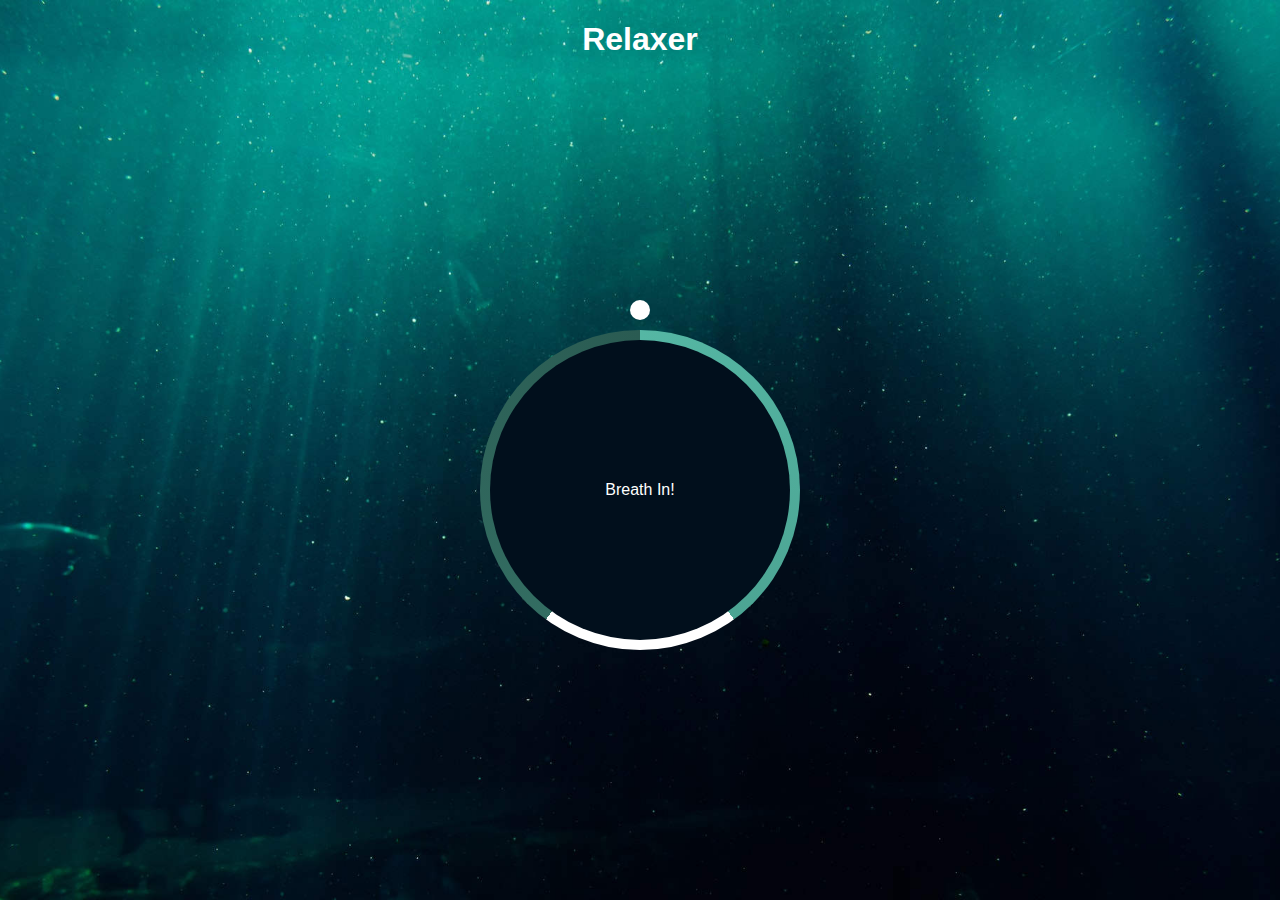
<file: Breathe and relax app/index.html>
<!DOCTYPE html>
<html lang="en">
  <head>
    <meta charset="UTF-8" />
    <meta name="viewport" content="width=device-width, initial-scale=1.0" />
    <link rel="stylesheet" href="estilos.css" />
    <title>Relaxer</title>
  </head>
  <body>

    <h1>Relaxer</h1>

    <div class="container">
      <div class="circle"></div>

      <p id="text"></p>

      <div class="pointer-container">
        <div class="pointer"></div>
      </div>

      <div class="gradient-circle"></div>
    </div>

    <script src="main.js"></script>
  </body>
</html>
</file>
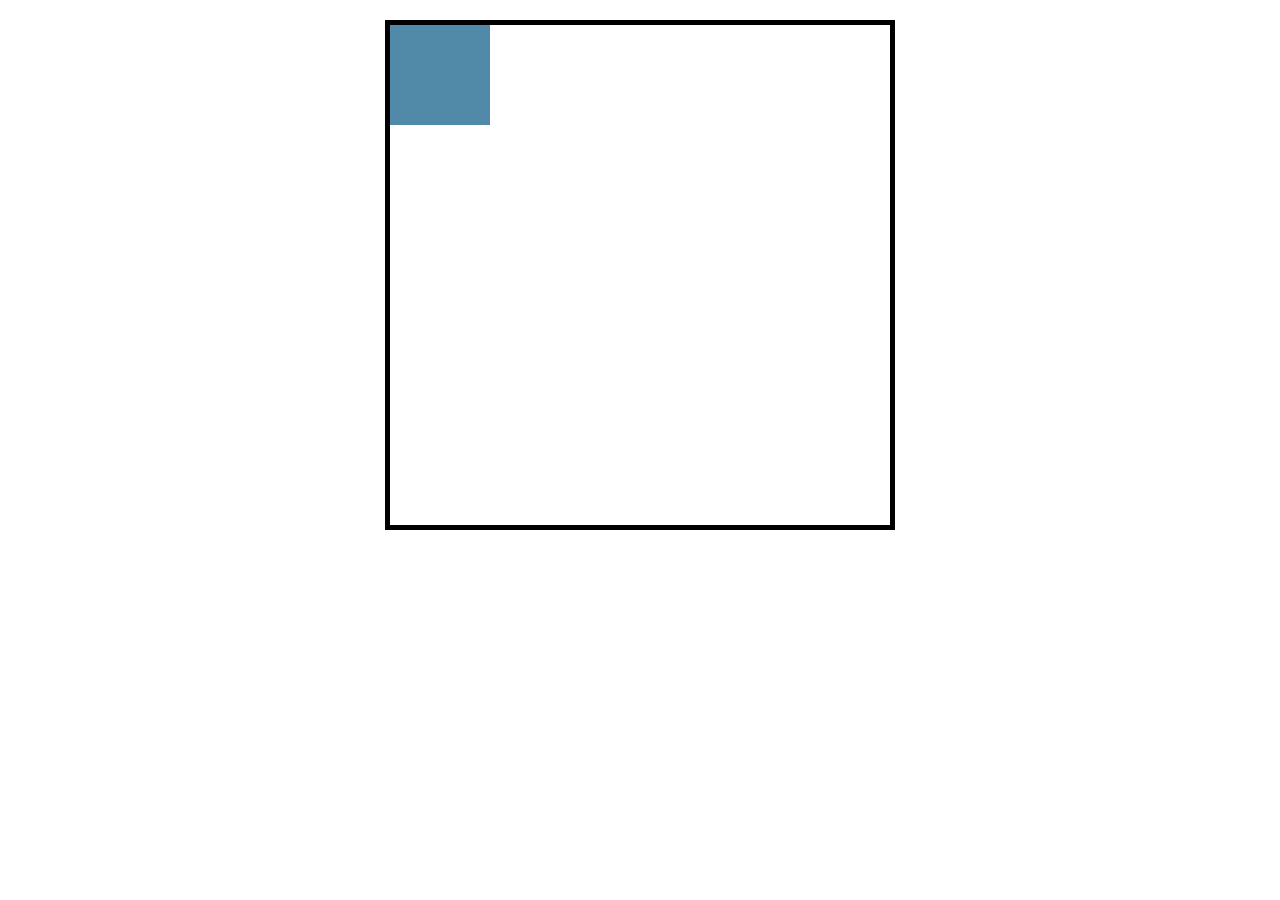
<file: CSS position tutorial/index.html>
<!DOCTYPE html>
<html lang="en">
<head>
  <meta charset="UTF-8">
  <meta name="viewport" content="width=device-width, initial-scale=1.0">
  <link rel="stylesheet" href="./estilos.css">
  <title>Position tutorial</title>
</head>
<body>
<div class="box">
  <div class="item1"></div>
  <div class="item2"></div>
</div>
</body>
</html>
</file>
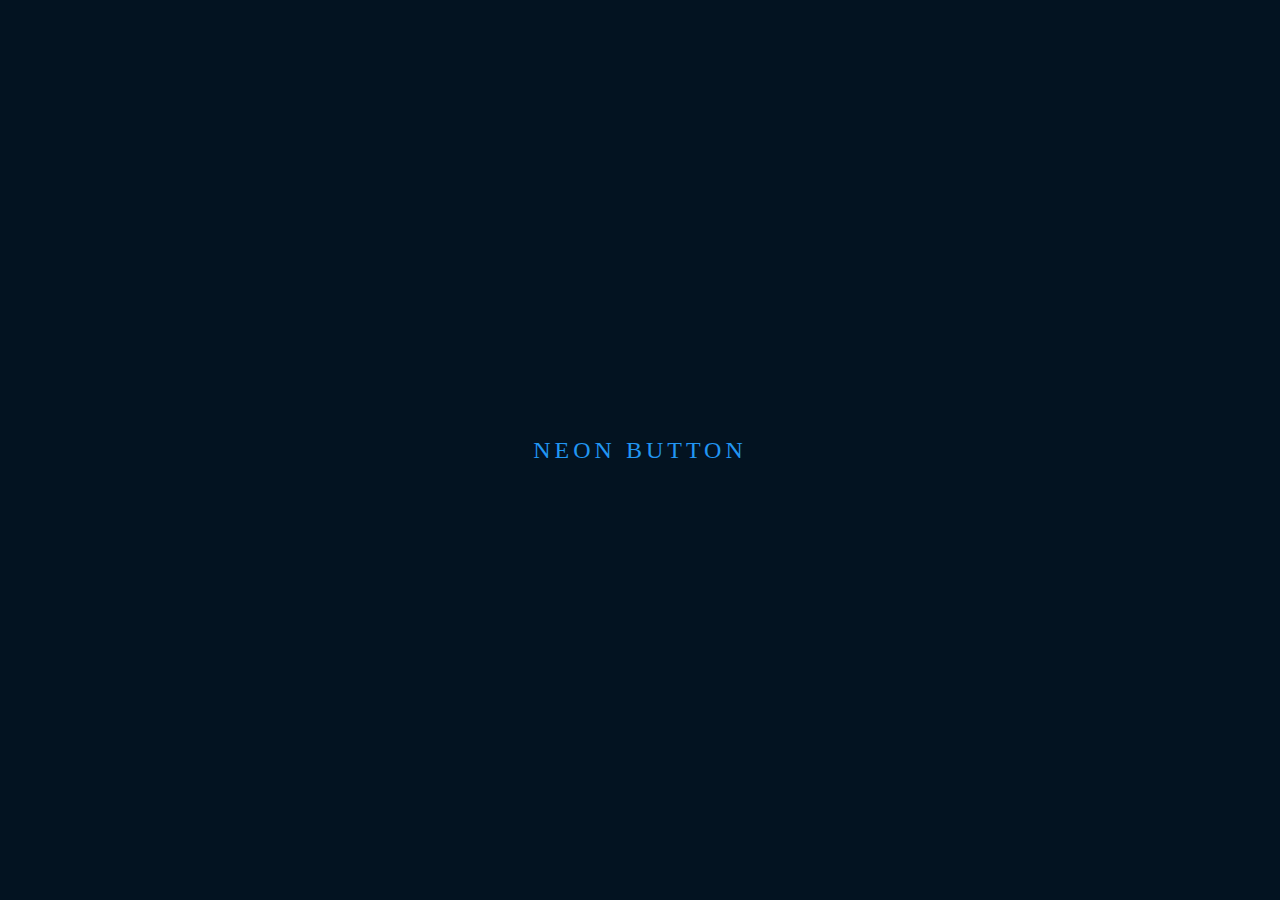
<file: Css snake border/index.html>
<!DOCTYPE html>
<html lang="en">
<head>
  <meta charset="UTF-8">
  <meta name="viewport" content="width=device-width, initial-scale=1.0">
  <link rel="stylesheet" href="estilos.css">
  <title>Snake Border</title>
</head>
<body>
  <a href="#">
    <span></span>
    <span></span>
    <span></span>
    <span></span>
    Neon Button
  </a>
</body>
</html>
</file>
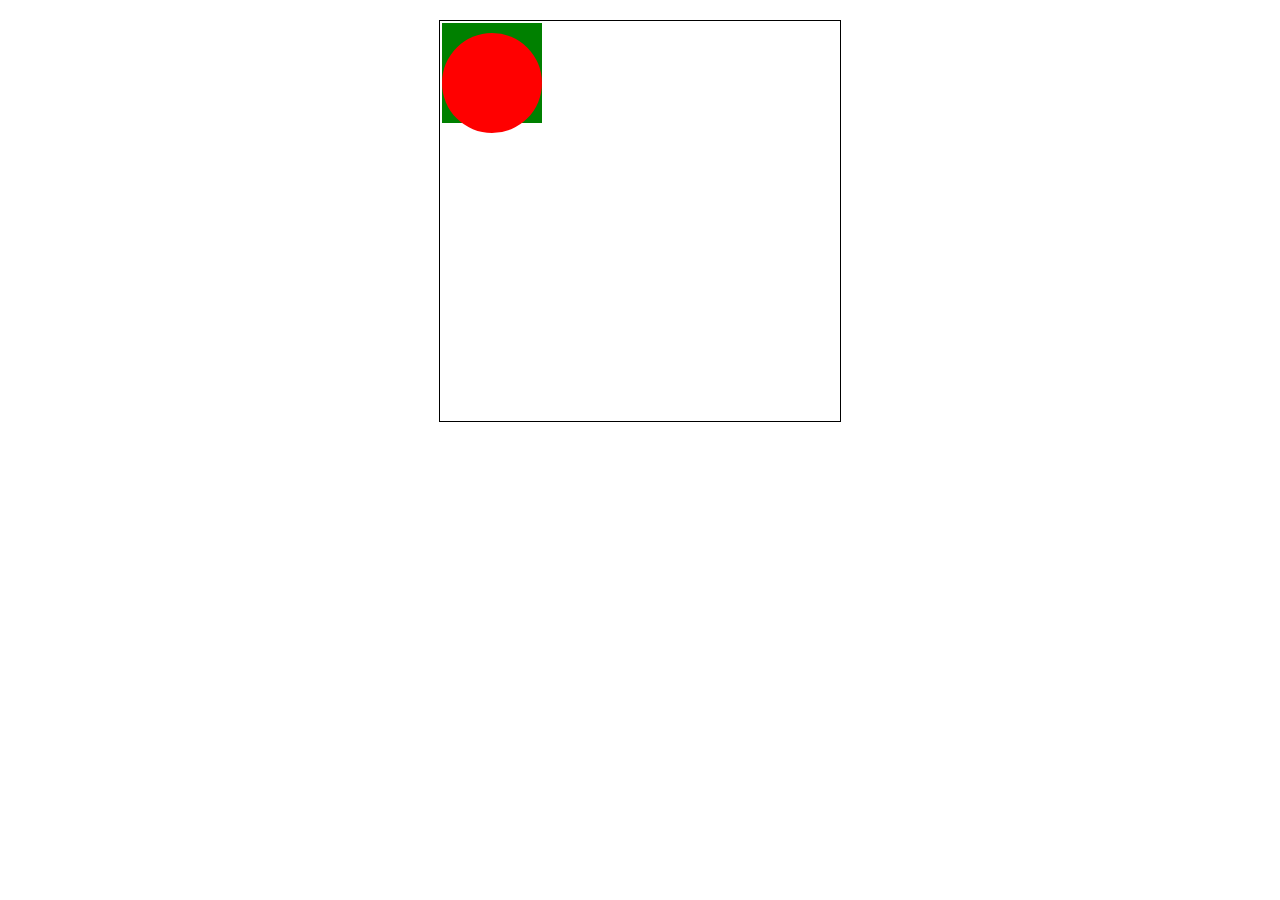
<file: documentos de prueba/index.html>
<!DOCTYPE html>
<html lang="en">
<head>
  <meta charset="UTF-8">
  <meta name="viewport" content="width=device-width, initial-scale=1.0">
  <title>Prueba de posicionamiento</title>
</head>
<style>
  .container {
    width: 400px;
    height: 400px;
    border: 1px solid black;
    margin: 20px auto;
    position: relative;
  }

  .box1, .box2, .box3 {
    width: 100px;
    height: 100px;
        margin: 2px;
  }

  .box1 {
    background-color: red;
    position: absolute;
    top: 10px;
    z-index: 1;
    border-radius: 50%;
  }

  .box2 {
    background-color: blue;
    position: relative;
    top: 0;
  }

  .box3 {
    background-color: green; 
    position: absolute;
    top: 0;
  }
</style>
<body>
  <div class="container">
    <div class="box1"></div>
    <div class="box2"></div>
    <div class="box3"></div>
  </div>
</body>
</html>
</file>
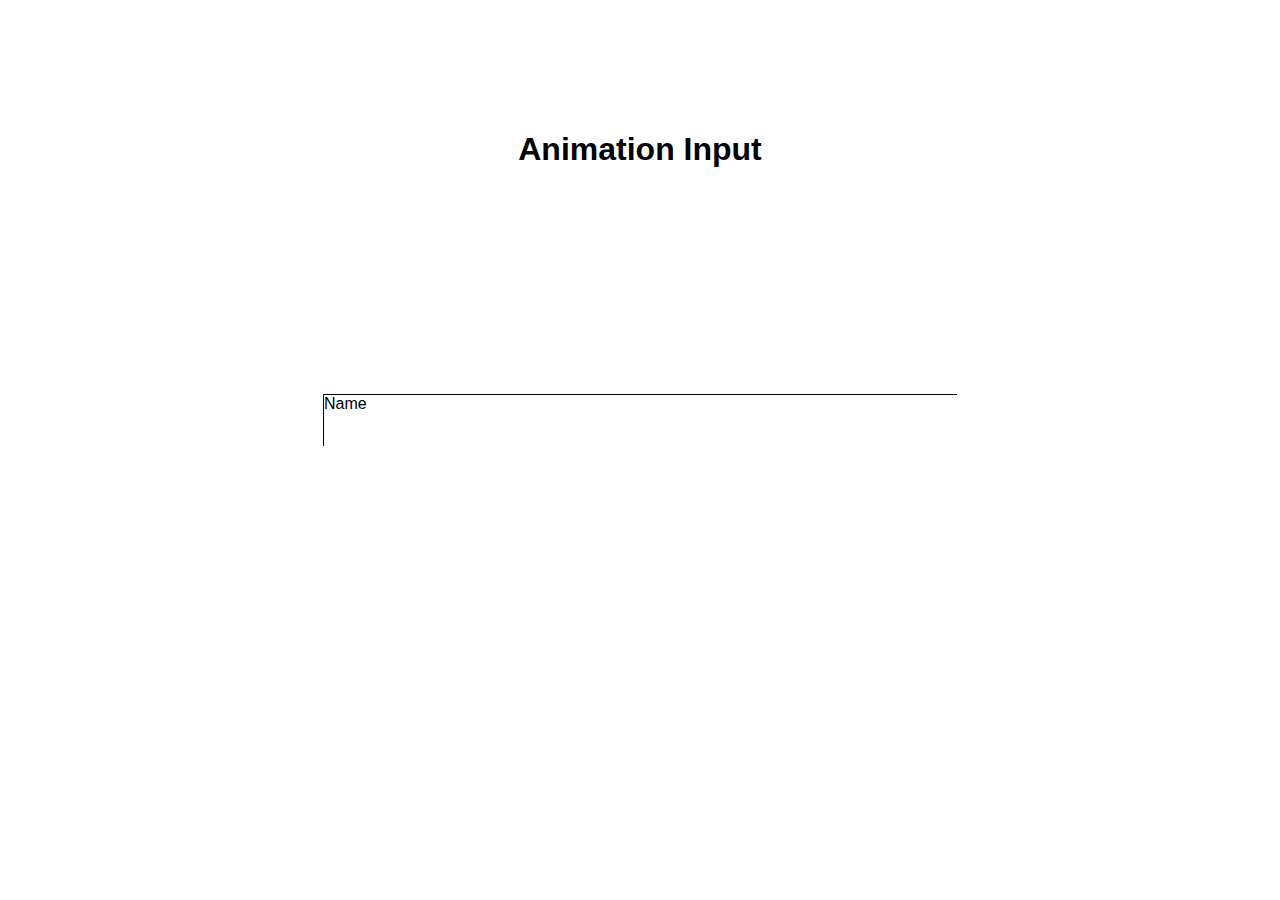
<file: Input Animations with HTML and CSS/index.html>
<!DOCTYPE html>
<html lang="en">
<head>
  <meta charset="UTF-8">
  <meta name="viewport" content="width=device-width, initial-scale=1.0">
  <link rel="stylesheet" href="./estilos.css">
  <title>Input Animations</title>
</head>
<body>
  <h1>Animation Input</h1>

  <div class="form">
    <input type="text" name="name" required autocomplete="off">
    <label for="name" class="label-name">
      <span class="content-name">Name</span>
    </label>
  </div>
</body>
</html>
</file>
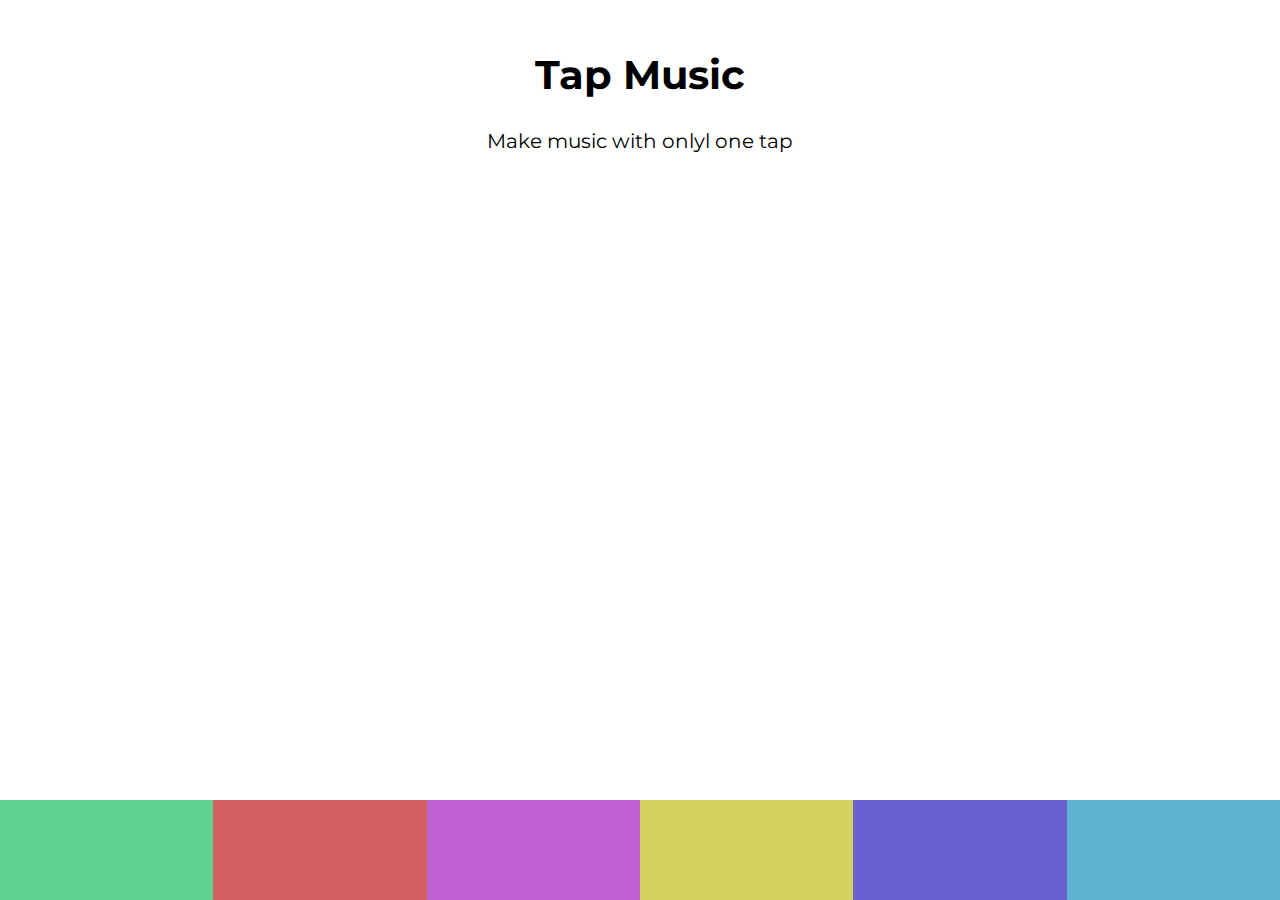
<file: music app js/index.html>
<!DOCTYPE html>
<html lang="en">
<head>
  <meta charset="UTF-8">
  <meta name="viewport" content="width=device-width, initial-scale=1.0">
  <link href="https://fonts.googleapis.com/css2?family=Montserrat&display=swap" rel="stylesheet">
  <link rel="stylesheet" href="./style.css">
  <title>Tap Music</title>
</head>
<body>
  <div class="app">
    <header>
      <h1>Tap Music</h1>
      <p>Make music with onlyl one tap</p>
    </header>
    <div class="visual"></div>
    <div class="pads">
      <div class="pad1">
        <audio class="sound" src="./sounds/bubbles.mp3"></audio>
      </div>
      <div class="pad2">
        <audio class="sound" src="./sounds/clay.mp3"></audio>
      </div>
      <div class="pad3">
        <audio class="sound" src="./sounds/confetti.mp3"></audio>
      </div>
      <div class="pad4">
        <audio class="sound" src="./sounds/glimmer.mp3"></audio>
      </div>
      <div class="pad5">
        <audio class="sound" src="./sounds/moon.mp3"></audio>
      </div>
      <div class="pad6">
        <audio class="sound" src="./sounds/ufo.mp3"></audio>
      </div>
    </div>
  </div>

  <script src="index.js"></script>
</body>
</html>
</file>
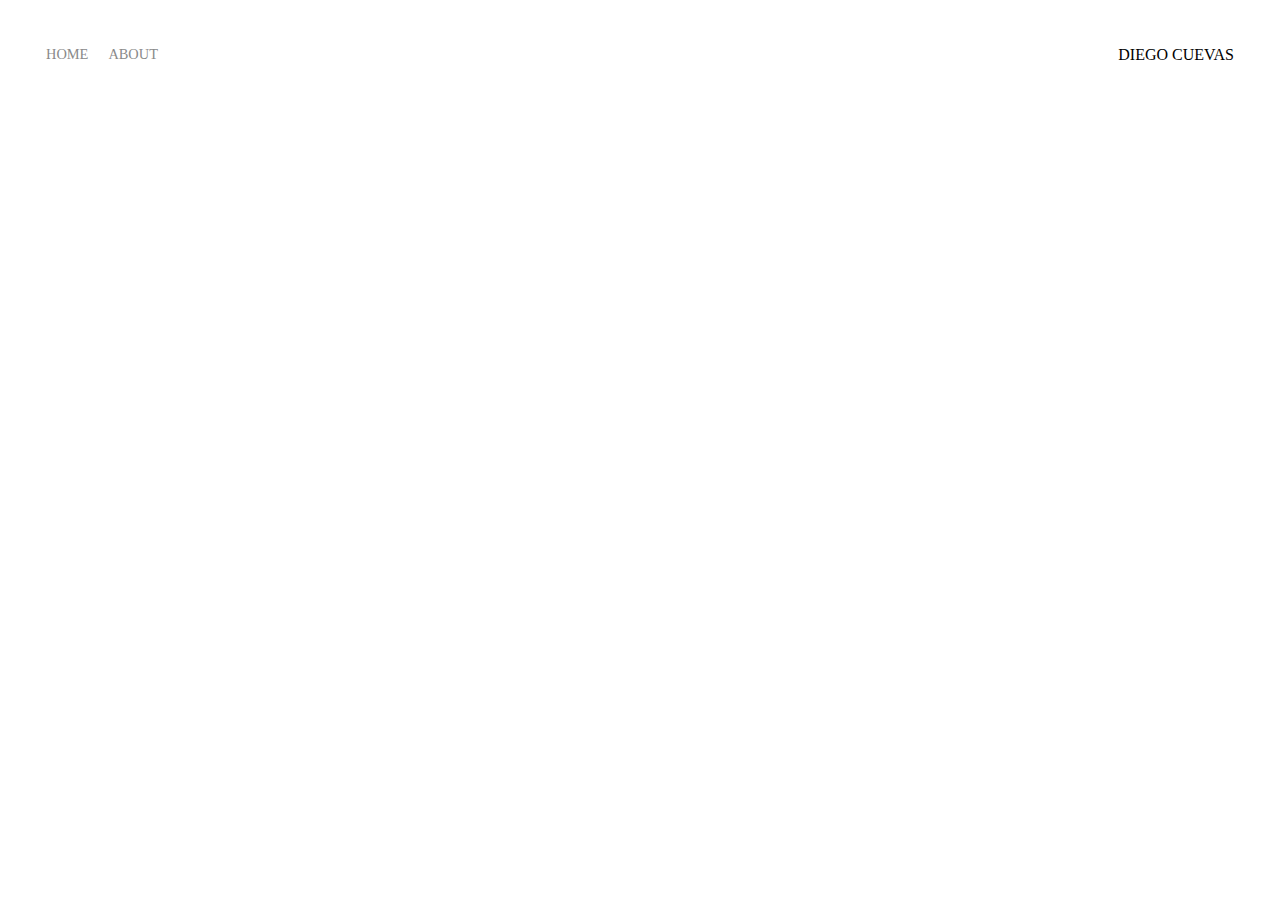
<file: Professional Web Site/index.html>
<!DOCTYPE html>
  <html lang="en">

  <head>
    <meta charset="UTF-8" />
    <meta name="viewport" content="width=device-width, initial-scale=1.0" />
    <title>Document</title>
    <link rel="stylesheet" href="estilos.css" />
  </head>

  <body>
    <div class="container">
      <div class="nav-wrapper">
        <div class="left-side">
          <div class="nav-link-wrapper">
            <a href="index.html">Home</a>
          </div>
          <div class="nav-link-wrapper">
            <a href="about.html">About</a>
          </div>
        </div>
        <div class="right-side">
          <div class="brand">
            <div>DIEGO CUEVAS</div>
          </div>
        </div>
      </div>
    </div>
  </body>

  </html>
</file>
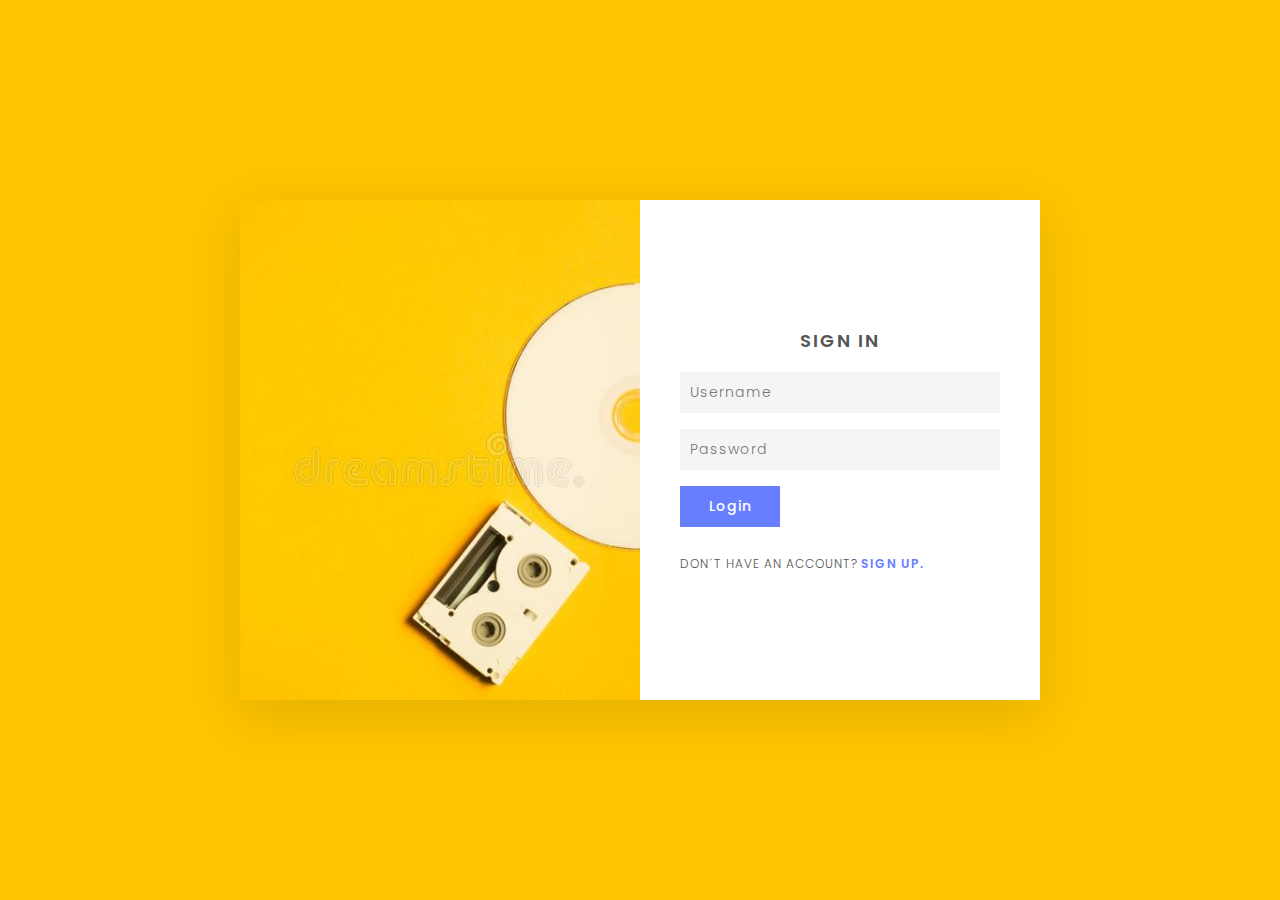
<file: Responsive Login and registration form/index.html>
<!DOCTYPE html>
<html lang="en">
  <head>
    <meta charset="UTF-8" />
    <meta name="viewport" content="width=device-width, initial-scale=1.0" />
    <link rel="stylesheet" href="estilos.css" />
    <title>Sign in & Sign Up Form | Vanilla Javascript</title>
  </head>
  <body>
    <section>
      <div class="container">
        <div class="user singinBx">
          <div class="imgBx">
            <img src="cassete-amarillo.jpg" alt="" />
          </div>
          <div class="formBx">
            <form action="">
              <h2>Sign In</h2>
              <input type="text" name="" placeholder="Username" />
              <input type="password" name="" placeholder="Password" />
              <input type="submit" name="" value="Login" />
              <p class="signup">
                Don´t have an account?
                <a href="#" onclick="toggleForm()">Sign Up.</a>
              </p>
            </form>
          </div>
        </div>
        <div class="user singupBx">
          <div class="formBx">
            <form action="">
              <h2>Create an account</h2>
              <input type="text" name="" placeholder="Username" />
              <input type="email" name="" placeholder="Email Address" />
              <input type="password" name="" placeholder="Create password" />
              <input type="password" name="" placeholder="Confirm password" />
              <input type="submit" name="" value="Sign Up" />
              <p class="signup">
                Already have an account?
                <a href="#" onclick="toggleForm()">Sign in.</a>
              </p>
            </form>
          </div>
          <div class="imgBx">
            <img src="cassette-rojo.jpg" alt="" />
          </div>
        </div>
      </div>
    </section>
    <script type="text/javascript">
      function toggleForm(){
        var container = document.querySelector('.container')
        container.classList.toggle('active')
      }
    </script>
  </body>
</html>
</file>
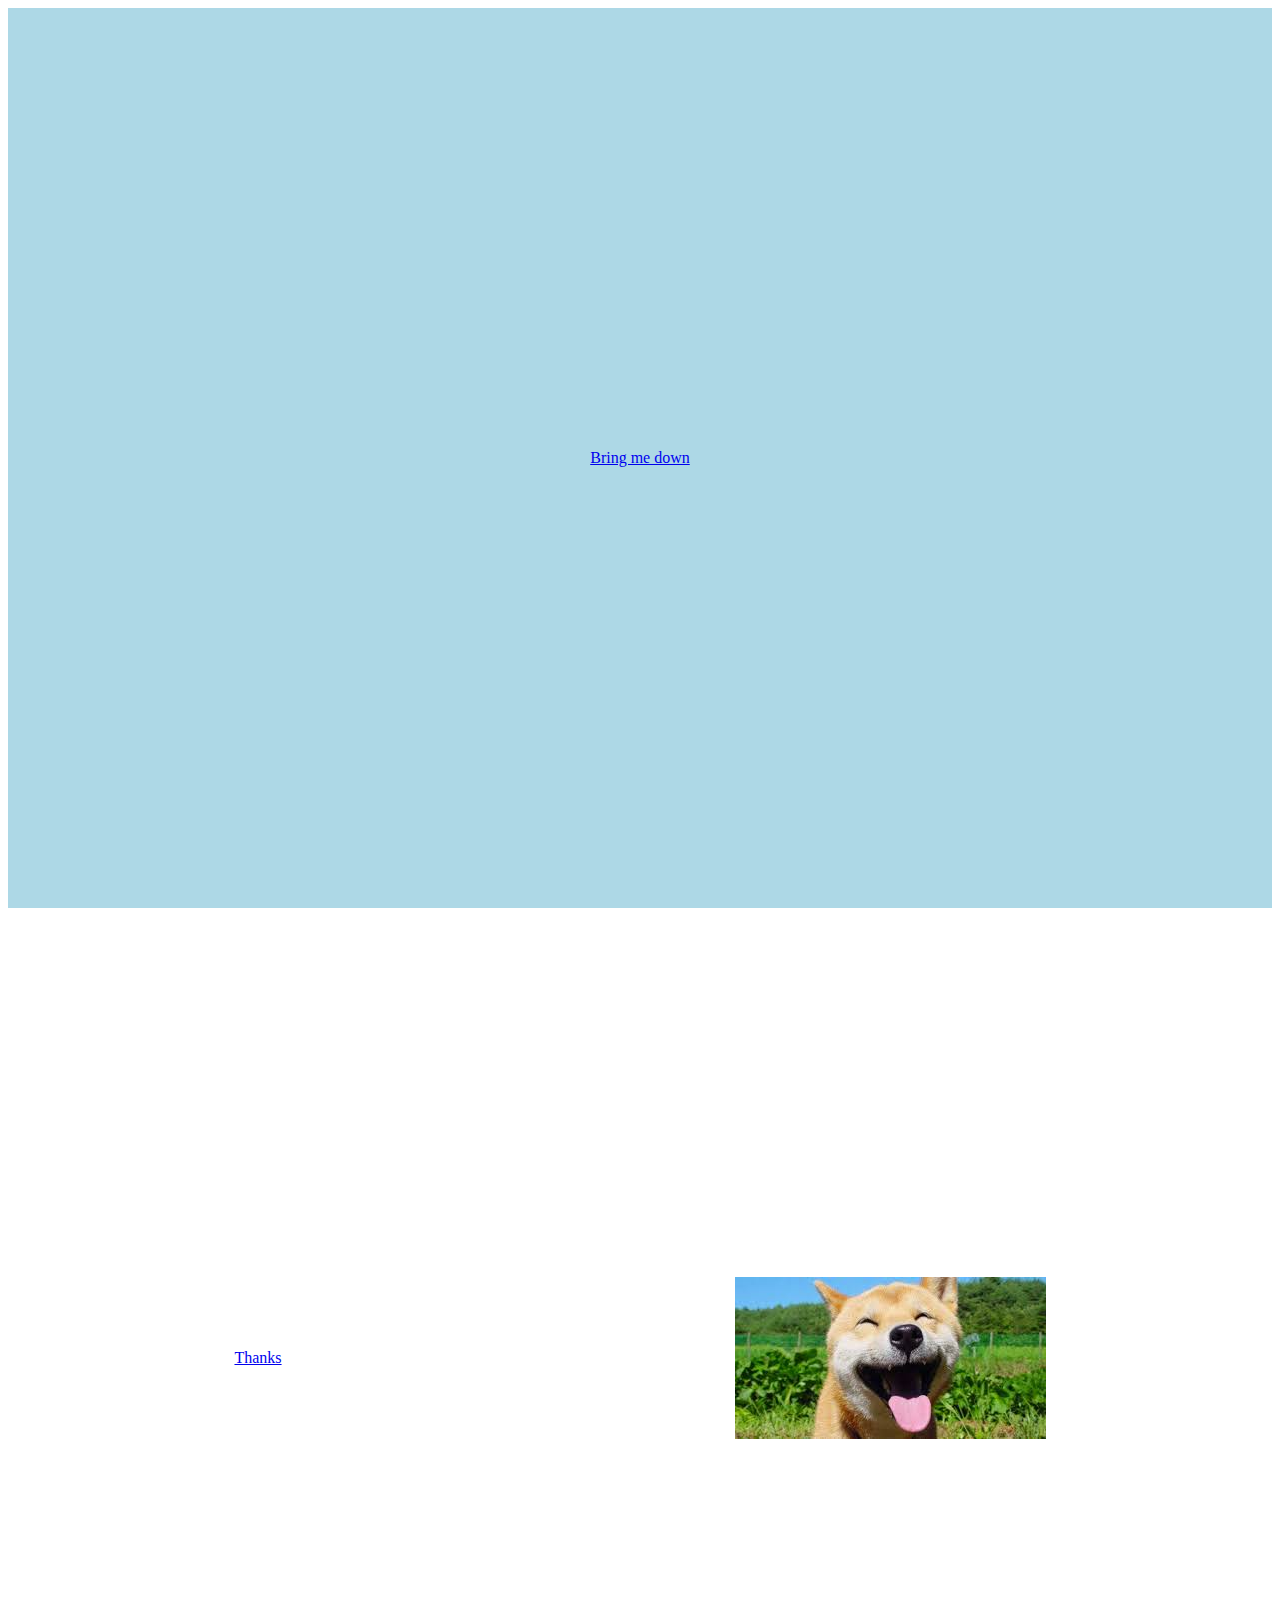
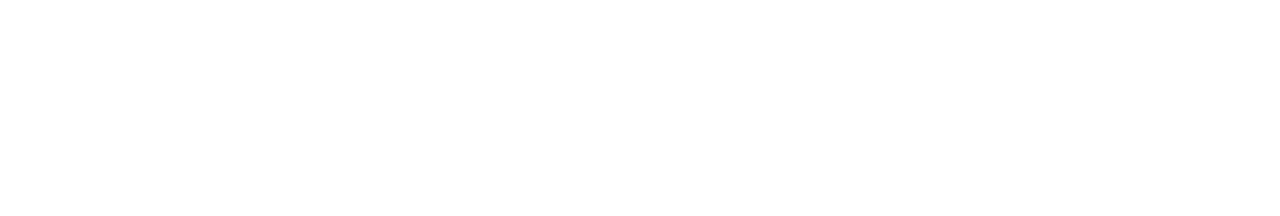
<file: Smooth Scroll Tutorial/index.html>
<!DOCTYPE html>
<html lang="en">
<head>
  <meta charset="UTF-8">
  <meta name="viewport" content="width=device-width, initial-scale=1.0">
  <link rel="stylesheet" href="./estilos.css">
  <title>Document</title>
</head>
<body>
  <div class="box1">
    <a href="#" class="section1">
      Bring me down
    </a>
  </div>
  <div class="box2">
    <a href="#" class="section2">
      Thanks
    </a>
    <img src="./perro-feliz.jpg" alt="Perrito Sonriente">
  </div>

  <script src="main.js"></script>
</body>
</html>
</file>
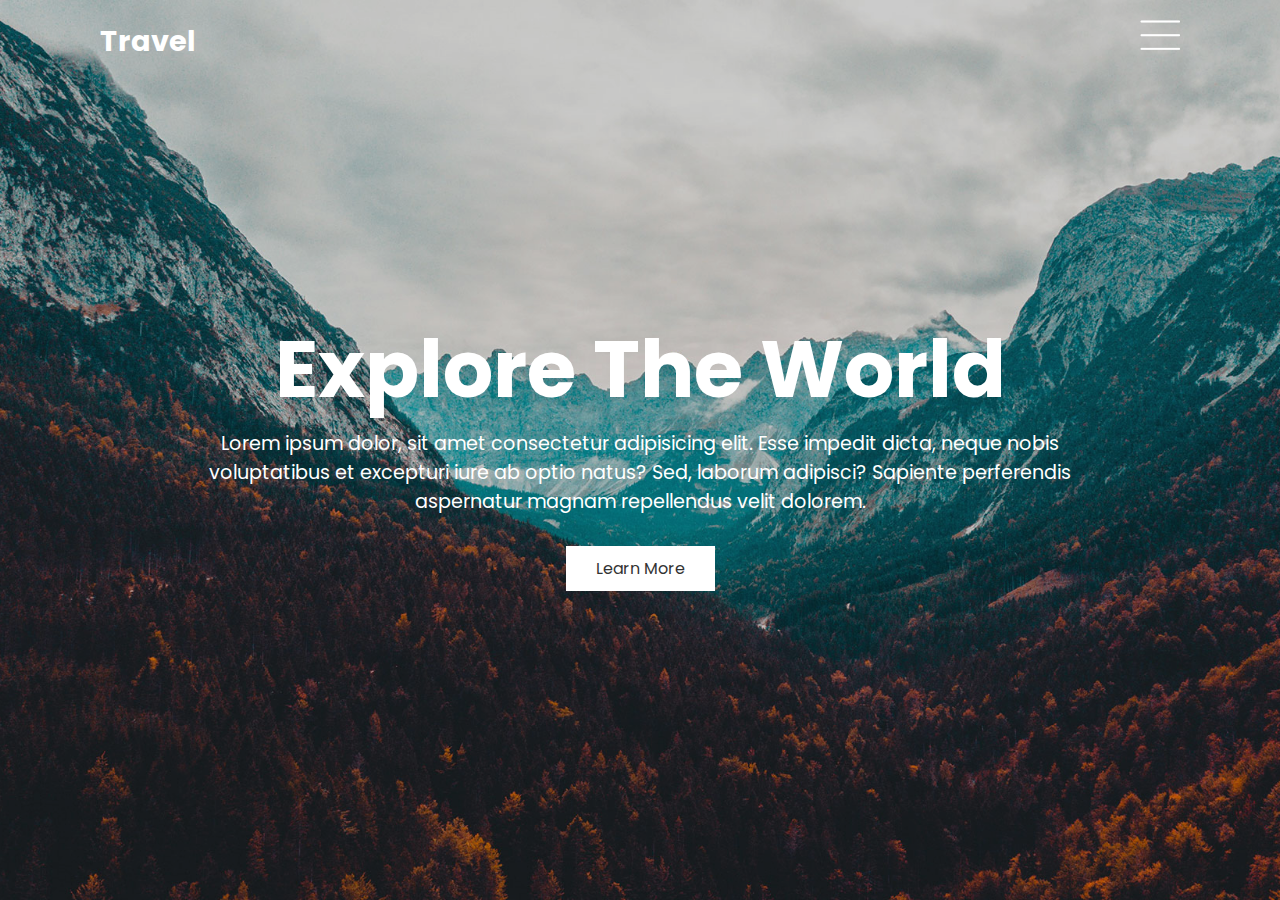
<file: Travel landing page/index.html>
<!DOCTYPE html>
<html lang="en">
<head>
  <meta charset="UTF-8">
  <meta name="viewport" content="width=device-width, initial-scale=1.0">
  <link rel="stylesheet" href="estilos.css">
  <title>Travel Website Landing Page Design</title>
</head>
<body>
  <section class="header">
    <a href="#" class="logo">
      <h2>Travel</h2>
    </a>
    <div class="toggle">
      <img src="./Images/toggle.png" alt="menu de tres lineas verticales">
    </div>
  </section>

  <section class="banner">
    <img src="./Images/banner.jpg" class="fitBg" alt="">
    <div class="content">
      <h2>Explore The World</h2>
      <p>Lorem ipsum dolor, sit amet consectetur adipisicing elit. Esse impedit dicta, neque nobis voluptatibus et excepturi iure ab optio natus? Sed, laborum adipisci? Sapiente perferendis aspernatur magnam repellendus velit dolorem.</p>
      <a href="#" class="btn">Learn More</a>
    </div>
  </section>
</body>
</html>
</file>
<file: Breathe and relax app/estilos.css>
@import url('https://fonts.googleapis.com/css2?family=Montserrat&display=swap');

/*font-family: 'Montserrat', sans-serif;*/

html {
  box-sizing: border-box;
}

*, *:before, *:after {
  box-sizing: inherit;
}

body {
  background: #224941 url('./bg.jpg') no-repeat center center/cover;
  color: #fff;
  font-family: 'Monserrat', sans-serif;
  min-height: 100vh;
  overflow: hidden;
  display: flex;
  flex-direction: column;
  align-items: center;
  margin: 0;
}

.container {
  display: flex;
  align-items: center;
  justify-content: center;
  height: 300px;
  width: 300px;
  margin: auto;
  position: relative;
  transform: scale(1);
}

.gradient-circle {
  background: conic-gradient(
    #55b7a4 0%,
    #4ca493 40%,
    #fff 40%,
    #fff 60%,
    #336d62 60%,
    #2a5b52 100%
  );
  height: 320px;
  width: 320px;
  position: absolute;
  top: -10px;
  left: -10px;
  z-index: -2;
  border-radius: 50%;
}

.circle {
  background-color: #010f1c;
  height: 100%;
  width: 100%;
  position: absolute;
  top: 0;
  left: 0;
  z-index: -1;
  border-radius: 50%;
}
.pointer-container {
  position: absolute;
  top: -40px;
  left: 140px;
  width: 20px;
  height: 190px;
  animation: rotate 7.5s linear forwards infinite;
  transform-origin: bottom center;
}

.pointer {
  background-color: #fff;
  border-radius: 50%;
  height: 20px;
  width: 20px;
  display: block;
}

.container.grow {
  animation: grow 3s linear forwards;
}

.container.shrink {
  animation: shrink 3s linear forwards;
}

@keyframes rotate {
  from{
    transform: rotate(0deg);
  }
  to {
    transform: rotate(360deg);
  }
}

@keyframes grow {
  from{
    transform: scale(1);
  }
  to {
    transform: scale(1.2);
  }
}

@keyframes shrink {
  from{
    transform: scale(1.2);
  }
  to {
    transform: scale(1);
  }
}
</file>
<file: CSS position tutorial/estilos.css>
.box {
  width: 500px;
  height: 500px;
  border: 5px solid black;
  margin: 20px auto;
  position: relative;
}
.item1, .item2 {
  width: 100px;
  height: 100px;
}
.item1 {
  background-color: #508aa8;
  position: absolute;
  z-index: 1;
}
.item2 {
  background-color: #6f1a07;
  position: absolute;
}
</file>
<file: Css snake border/estilos.css>
body {
  margin: 0; 
  padding: 0; 
  display: flex;
  justify-content: center;
  align-items: center;
  min-height: 100vh;
  background: #031321;
  font-family: consolas;
}

a{
  position: relative;
  display: inline-block;
  padding: 15px 30px;
  color: #2196f3;
  text-transform: uppercase;
  letter-spacing: 4px;
  text-decoration: none;
  font-size: 24px;
  overflow: hidden;
  transition: 0.2s;
}

a:hover{ 
  color: #255784;
  background: #2196f3;
  box-shadow: 0 0 10px #2196f3, 0 0 40px #2196f3, 0 0 80px #2196f3;
  transition-delay: 1s;
}

a span {
  position: absolute;
  display: block;
}
a span:nth-child(1) {
  top: 0;
  left: -100%;
  width: 100%;
  height: 2px;
  background: linear-gradient(90deg, transparent, #2196f3);
}
a:hover span:nth-child(1) {
  left: 100%;
  transition: 1s;
}
a span:nth-child(3) {
  bottom: 0;
  right: -100%;
  width: 100%;
  height: 2px;
  background: linear-gradient(270deg, transparent, #2196f3);
}
a:hover span:nth-child(3) {
  right: 100%;
  transition: 1s;
  transition-delay: .5s;
}
a span:nth-child(2) {
  top: -100%;
  right: 0;
  width: 2px;
  height: 100%;
  background: linear-gradient(180deg, transparent, #2196f3);
}
a:hover span:nth-child(2) {
  top: 100%;
  transition: 1s;
  transition-delay: .25s;
}
a span:nth-child(4) {
  bottom: -100%;
  left: 0;
  width: 2px;
  height: 100%;
  background: linear-gradient(90deg, transparent, #2196f3);
}
a:hover span:nth-child(4) {
  bottom: 100%;
  transition: 1s;
  transition-delay: .75s;
}
</file>
<file: Input Animations with HTML and CSS/estilos.css>
html {
  margin: 0;
  padding: 0;
  box-sizing: border-box;
}

body {
  height: 60vh;
  display: flex;
  justify-content: space-around;
  align-items: center;
  flex-direction: column;
  font-family: sans-serif;
}

.form {
  width: 50%;
  position: relative;
  height: 50px;
  border: 1px solid black;
}

.form input {
  width: 100%;
  height: 100%;
  color: #595f6e;
  padding-top: 20px;
  border: none;
}

.form label {
  position: absolute;
  bottom: 0px;
  left: 0%;
  width: 100%;
  height: 100%;
  pointer-events: none;
}
</file>
<file: music app js/style.css>
/*font-family: 'Montserrat', sans-serif;*/

*{
  margin: 0;
  padding: 0;
  box-sizing: border-box;
} 

body {
  font-family: 'Montserrat', sans-serif;
}

.app {
  height: 100vh;
  display: flex;
  flex-direction: column;
  justify-content: space-between;
  align-items: center;
}

header h1 {
  margin: 50px 0 30px 0;
  text-align: center;
  font-size: 40px;
}

header p{
  font-size: 20px;
}

.pads {
  background: lightblue;
  width: 100%;
  display: flex;
}
.pads > div {
  height: 100px;
  width: 100px;
  flex: 1;
}

.pad1 {
  background: #60d394;
}

.pad2 {
  background: #d36060;
}

.pad3 {
  background: #c060d3;
}

.pad4 {
  background: #d3d160;
}

.pad5 {
  background: #6860d3;
}

.pad6 {
  background: #60b2d3;
}

.visual > div {
  position: absolute;
  height: 50px;
  width: 50px;
  border-radius: 50%;
  bottom: 0%;
  z-index: -1;
}

@keyframes jump {
  0% {
    bottom: 0%;
    left: 20%;
  }
  50% {
    bottom: 50%;
    left: 50%;
  }
  100% {
    bottom: 0%;
    left: 80%;
  }
}
</file>
<file: Professional Web Site/estilos.css>
.nav-wrapper {
  display: flex;
  justify-content: space-between;
  padding: 38px;
}

.left-side{
  display: flex;
  justify-content: space-between;
}

.nav-wrapper > .left-side > div { /* el combinador > selecciona a todos los hijos director del primer elemento */
  margin-right: 20px;
  font-size: 0.9em;
  text-transform: uppercase;
}

.nav-link-wrapper {
  height: 22px;
  border-bottom: 1px solid transparent;
  transition: border-bottom 0.5s;
}

.nav-link-wrapper a {
  color: #8a8a8a;
  text-decoration: none;
  transition: color 0.5s;
}

.nav-link-wrapper:hover  {
  border-bottom: 1px solid black;
}

.nav-link-wrapper a:hover {
  color: black;
}
</file>
<file: Responsive Login and registration form/estilos.css>
@import url("https://fonts.googleapis.com/css2?family=Poppins:wght@200;300;400;500;600;700;800;900&display=swap");

* {
  margin: 0;
  padding: 0;
  box-sizing: border-box;
  font-family: "Poppins", sans-serif;
}
section {
  position: relative;
  min-height: 100vh;
  background: #fec401;
  display: flex;
  justify-content: center;
  align-items: center;
  padding: 20px;
}
section .container {
  position: relative;
  width: 800px;
  height: 500px;
  background: #fff;
  box-shadow: 0 15px 50px rgba(0, 0, 0, 0.1);
  overflow: hidden;
}
section .container .user {
  position: absolute;
  top: 0;
  left: 0;
  width: 100%;
  height: 100%;
  display: flex;
}
section .container .user .imgBx {
  position: relative;
  width: 50%;
  height: 100%;
  background: #ff0;
  transition: 0.5s;
}
section .container .user .imgBx img {
  position: absolute;
  top: 0;
  left: 0;
  width: 100%;
  height: 100%;
  object-fit: cover;
}
section .container .user .formBx {
  position: relative;
  width: 50%;
  height: 100%;
  background: #fff;
  display: flex;
  justify-content: center;
  align-items: center;
  padding: 40px;
  transition: 0.5s;
}
section .container .user .formBx form h2 {
  font-size: 18px;
  font-weight: 600;
  text-transform: uppercase;
  letter-spacing: 2px;
  text-align: center;
  width: 100%;
  margin-bottom: 10px;
  color: #555;
}
section .container .user .formBx form input {
  position: relative;
  width: 100%;
  padding: 10px;
  background: #f5f5f5;
  color: #333;
  border: none;
  outline: none;
  box-shadow: none;
  margin: 8px 0;
  font-size: 14px;
  letter-spacing: 1px;
  font-weight: 300;
}
section .container .user .formBx form input[type="submit"] {
  max-width: 100px;
  background: #677eff;
  color: #fff;
  cursor: pointer;
  font-size: 14px;
  font-weight: 500;
  letter-spacing: 1px;
  transition: 0.5s;
}
section .container .user .formBx form .signup {
  position: relative;
  margin-top: 20px;
  font-size: 12px;
  letter-spacing: 1px;
  color: #555;
  text-transform: uppercase;
  font-weight: 300;
}
section .container .user .formBx form .signup a {
  font-weight: 600;
  text-decoration: none;
  color: #677eff;
}
section .container .singupBx {
  pointer-events: none;
}
section .container.active .singupBx {
  pointer-events: initial;
}
section .container .singupBx .formBx {
  left: 100%;
}
section .container.active .singupBx .formBx {
  left: 0;
}
section .container .singupBx .imgBx {
  left: -100%;
}
section .container.active .singupBx .imgBx {
  left: 0;
}

section .container .singinBx .formBx {
  left: 0;
}
section .container.active .singinBx .formBx {
  left: 100%;
}
section .container .singinBx .imgBx {
  left: 0;
}
section .container.active .singinBx .imgBx {
  left: -100%;
}

@media (max-width: 991px) {
  section .container {
    max-width: 400px;
  }
  section .container .imgBx {
    display: none;
  }
  section .container .user .formBx {
    width: 100%;
  }
}
</file>
<file: Smooth Scroll Tutorial/estilos.css>
.box1 {
  height: 100vh;
  background-color: lightblue;
  display: flex;
  justify-content: center;
  align-items: center;
}

.box2 {
  height: 100vh;
  display: flex;
  justify-content: space-around;
  align-items: center;
}
</file>
<file: Travel landing page/estilos.css>
@import url('https://fonts.googleapis.com/css2?family=Poppins:wght@500&display=swap');


* {
  margin: 0;
  padding: 0;
  box-sizing: border-box;
  font-family: 'Poppins', sans-serif;
}

body {
  background: #111;
}

section {
  position: relative;
  padding: 100px;
}

.header {
  position: absolute;
  top: 0;
  left: 0;
  z-index: 100000;
  display: flex;
  justify-content: space-between;
  width: 100%;
  padding-top: 20px;
  padding-bottom: 20px;
}

.header .logo {
  color: #fff;
  text-decoration: none;
  font-size: 1.2em;
}

.header .toggle img {
  max-width: 40px;
  cursor: pointer;
}

.banner {
  position: relative;
  width: 100%;
  min-height: 100vh;
  display: flex;
  justify-content: center;
  align-items: center;
}

.banner .content {
  position: relative;
  max-width: 900px;
  text-align: center;
  z-index: 1;
}

.banner .content h2 {
  color: #fff;
  font-size: 5em;
}

.banner .content p {
  color: #fff;
  font-size: 1.2em;
}

.btn {
  position: relative;
  display: inline-block;
  margin-top: 30px;
  padding: 10px 30px;
  background: #fff;
  color: #333;
  text-decoration: none;
}

.fitBg {
  position: absolute;
  top: 0;
  left: 0;
  width: 100%;
  height: 100%;
  object-fit: cover;
  opacity: 0.8;
}
</file>
